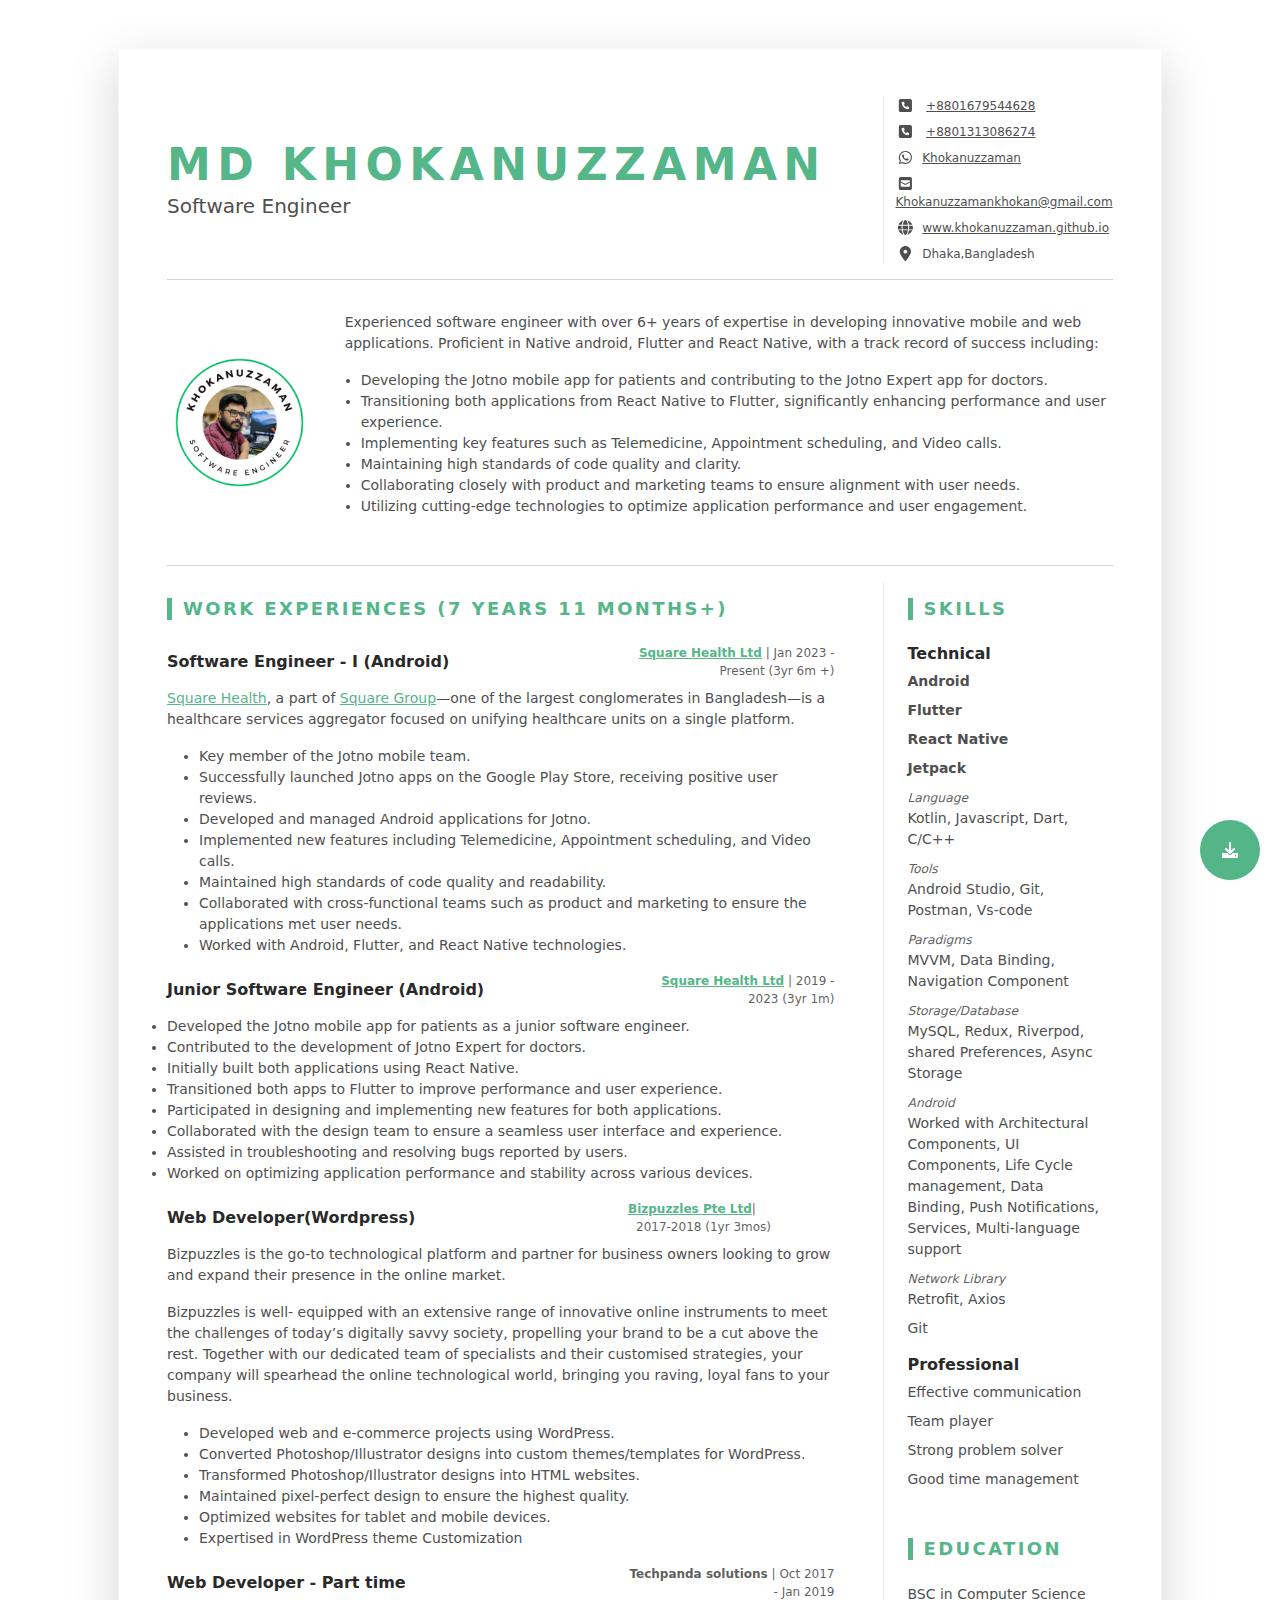
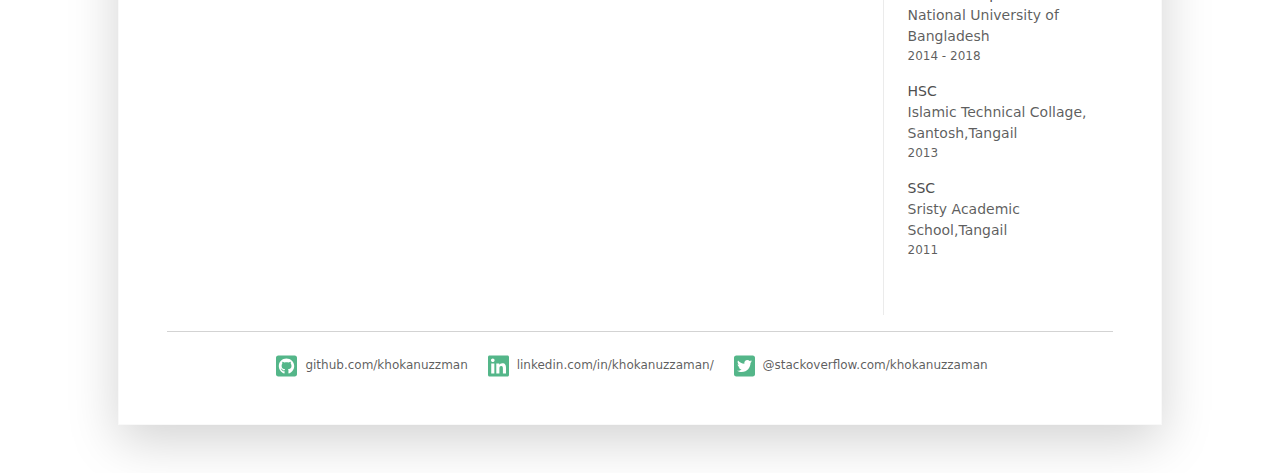
<file: index.html>
<!DOCTYPE html>
<html lang="en">

<head>
	<title>Resume of Md. Khokanuzzaman</title>

	<!-- Meta -->
	<meta charset="utf-8">
	<meta http-equiv="X-UA-Compatible" content="IE=edge">
	<meta name="viewport" content="width=device-width, initial-scale=1.0">
	<meta name="description"
		content="Flutter and React Native software engineer with expertise in crafting high-quality mobile applications.">
	<meta name="keywords" content="Flutter developer, React Native expert, mobile app engineer, telemedicine apps">
	<meta name="author" content="Md. Khokanuzzaman">
	<!-- Open Graph / Facebook / LinkedIn / etc. -->
	<meta property="og:type" content="website" />
	<meta property="og:url" content="https://khokanuzzman.github.io/" />
	<meta property="og:title" content="Resume of Md. Khokanuzzaman" />
	<meta property="og:description"
		content="Flutter and React Native software engineer with expertise in crafting high-quality mobile applications, specializing in telemedicine." />
	<meta property="og:image" content="https://khokanuzzman.github.io/assets/images/portfolio.png" />

	<!-- Twitter -->
	<meta property="twitter:card" content="summary_large_image" />
	<meta property="twitter:url" content="https://khokanuzzman.github.io" />
	<meta property="twitter:title" content="Resume of Md. Khokanuzzaman" />
	<meta property="twitter:description"
		content="Flutter and React Native software engineer with expertise in crafting high-quality mobile applications, specializing in telemedicine." />
	<meta property="twitter:image" content="https://khokanuzzman.github.io/assets/images/portfolio.png" />
	<link rel="shortcut icon" href="k.png">

	<!-- Google Fonts -->
	<link href="https://fonts.googleapis.com/css?family=Roboto:300,400,500,700,900" rel="stylesheet">

	<!-- FontAwesome JS-->
	<script defer src="assets/fontawesome/js/all.min.js"></script>

	<!-- Theme CSS -->
	<link id="theme-style" rel="stylesheet" href="assets/css/devresume.css">
	<script async src="https://pagead2.googlesyndication.com/pagead/js/adsbygoogle.js?client=ca-pub-1928074644821911"
		crossorigin="anonymous"></script>
	<style>
		@media (min-width: 991.98px) {

			/* Medium screens */
			.fs-md-4 {
				font-size: 1.5rem;
				letter-spacing: 1px;
				/* Same as fs-4 */
			}
		}

		@media (max-width: 768px) {
			.resume-header h2 {
				font-size: 1.6rem;
				letter-spacing: 0.2rem;
			}

			.resume-header ul li {
				font-size: 0.8rem;
			}
		}

		div#download-btn {
			position: fixed;
			bottom: 20px;
			right: 20px;
			background: #54B688;
			width: 60px;
			height: 60px;
			border-radius: 50px;
			display: flex;
			justify-content: center;
			align-items: center;
			cursor: pointer;
			transition: transform 0.3s ease, background 0.3s ease;
		}

		div#download-btn:hover {
			transform: scale(1.1);
			background: #3d8b68;
		}

		.col.text-start>p {
			padding-left: 1rem;
		}

		.resume-profile-image {
			max-width: 145px !important;
		}
	</style>
	<!-- Google tag (gtag.js) -->
	<script async src="https://www.googletagmanager.com/gtag/js?id=G-X2XDK1K5NB"></script>
	<script async src="https://pagead2.googlesyndication.com/pagead/js/adsbygoogle.js?client=ca-pub-1928074644821911"
		crossorigin="anonymous"></script>
	<script>
		window.dataLayer = window.dataLayer || [];
		function gtag() { dataLayer.push(arguments); }
		gtag('js', new Date());

		gtag('config', 'G-X2XDK1K5NB');
	</script>
	<!-- Google Tag Manager -->
	<script>(function (w, d, s, l, i) {
			w[l] = w[l] || []; w[l].push({
				'gtm.start':
					new Date().getTime(), event: 'gtm.js'
			}); var f = d.getElementsByTagName(s)[0],
				j = d.createElement(s), dl = l != 'dataLayer' ? '&l=' + l : ''; j.async = true; j.src =
					'https://www.googletagmanager.com/gtm.js?id=' + i + dl; f.parentNode.insertBefore(j, f);
		})(window, document, 'script', 'dataLayer', 'GTM-MLPB93F6');</script>
	<!-- End Google Tag Manager -->
</head>

<body>
	<!-- Google Tag Manager (noscript) -->
	<noscript><iframe src="https://www.googletagmanager.com/ns.html?id=GTM-MLPB93F6" height="0" width="0"
			style="display:none;visibility:hidden"></iframe></noscript>
	<!-- End Google Tag Manager (noscript) -->
	<div class="main-wrapper">
		<div class="container px-3 px-lg-5">
			<article class="resume-wrapper mx-auto theme-bg-light p-5 mb-5 my-5 shadow-lg">
				<div class="resume-header">
					<div class="row align-items-center">
						<div class="resume-title col-12 col-md-6 col-lg-8 col-xl-9">
							<h2 class="resume-name mb-0 text-uppercase">Md Khokanuzzaman</h2>
							<div class="resume-tagline mb-3 mb-md-0">Software Engineer</div>
						</div><!--//resume-title-->
						<div class="resume-contact col-12 col-md-6 col-lg-4 col-xl-3">
							<ul class="list-unstyled mb-0">
								<li class="mb-2"><i class="fas fa-phone-square fa-fw fa-lg me-2 "></i>
									<a class="resume-link" href="tel:01679544628">+8801679544628</a>
								</li>
								<li class="mb-2"><i class="fas fa-phone-square fa-fw fa-lg me-2 "></i>
									<a class="resume-link" href="tel:01313086274">+8801313086274</a>
								</li>
								<!-- add whatsapp profile -->
								<li class="mb-2"><i class="fab fa-whatsapp fa-fw fa-lg me-2"></i><a class="resume-link"
										href="https://wa.me/01313086274">Khokanuzzaman</a></li>
								<li class="mb-2"><i class="fas fa-envelope-square fa-fw fa-lg me-2"></i><a
										class="resume-link"
										href="mailto:Khokanuzzamankhokan@gmail.com">Khokanuzzamankhokan@gmail.com</a>
								</li>
								<li class="mb-2"><i class="fas fa-globe fa-fw fa-lg me-2"></i><a class="resume-link"
										href="#">www.khokanuzzaman.github.io</a></li>
								<li class="mb-0"><i class="fas fa-map-marker-alt fa-fw fa-lg me-2"></i>Dhaka,Bangladesh
								</li>
							</ul>
						</div><!--//resume-contact-->
					</div><!--//row-->
				</div><!--//resume-header-->
				<hr>
				<div class="resume-intro py-3">
					<div class="row align-items-center">
						<div class="col-12 col-md-3 col-xl-2 text-center">
							<img class="resume-profile-image mb-3 mb-md-0 me-md-5  ms-md-0 rounded mx-auto"
								src="assets/images/khokan-profile-pic.png" alt="image">
						</div>

						<div class="col text-start">
							<p>Experienced software engineer with over 6+ years of expertise in developing innovative
								mobile and web applications. Proficient in Native android, Flutter and React Native,
								with a track
								record of success including:</p>

							<ul>
								<li>Developing the Jotno mobile app for patients and contributing to the Jotno Expert
									app for doctors.</li>
								<li>Transitioning both applications from React Native to Flutter, significantly
									enhancing performance and user experience.</li>
								<li>Implementing key features such as Telemedicine, Appointment scheduling, and Video
									calls.</li>
								<li>Maintaining high standards of code quality and clarity.</li>
								<li>Collaborating closely with product and marketing teams to ensure alignment with user
									needs.</li>
								<li>Utilizing cutting-edge technologies to optimize application performance and user
									engagement.</li>
							</ul>

						</div><!--//col-->
					</div>
				</div><!--//resume-intro-->
				<hr>
				<div class="resume-body">
					<div class="row">
						<div class="resume-main col-12 col-lg-8 col-xl-9   pe-0   pe-lg-5">
							<section class="work-section py-3">
								<h3 class="text-uppercase resume-section-heading mb-4">
									Work Experiences (<span id="experience-duration"></span>)
								</h3>
								<script>
									document.getElementById('experience-duration').innerText = calculateExperience('2018-08-15');

									function calculateExperience(startDate) {
										const start = new Date(startDate);
										const now = new Date();
										let years = now.getFullYear() - start.getFullYear();
										let months = now.getMonth() - start.getMonth();
										if (months < 0) {
											years--;
											months += 12;
										}
										return `${years} years ${months} months+`;
									}
								</script>
								</h3>
								<div class="item mb-3">
									<div class="item-heading row align-items-center mb-2">
										<h4 class="item-title col-12 col-md-6 col-lg-8 mb-2 mb-md-0">Software Engineer -
											I (Android)
										</h4>
										<div
											class="item-meta col-12 col-md-6 col-lg-4 text-muted text-start text-md-end">
											<b><a href="https://squarehealth.com.bd/">Square Health Ltd</a></b> | Jan
											2023 - Present
											(<span id="experience-duration-square-health"></span>)
											<script>
												document.getElementById('experience-duration-square-health').innerText = calculateExperience('2023-01-01');

												function calculateExperience(startDate) {
													const start = new Date(startDate);
													const now = new Date();
													let years = now.getFullYear() - start.getFullYear();
													let months = now.getMonth() - start.getMonth();
													if (months < 0) {
														years--;
														months += 12;
													}
													return `${years}yr ${months}m +`;
												}
											</script>
										</div>

									</div>
									<div class="item-content">
										<p><a target="_blank" href="https://squarehealth.com.bd/">Square Health</a>, a
											part of <a target="_blank" href="https://squaregroup.com/">Square
												Group</a>—one of the largest conglomerates in
											Bangladesh—is a healthcare services aggregator focused on unifying
											healthcare units on a single platform.</p>

										<ul class="resume-list">
											<li>Key member of the Jotno mobile team.</li>
											<li>Successfully launched Jotno apps on the Google Play Store, receiving
												positive user reviews.</li>
											<li>Developed and managed Android applications for Jotno.</li>
											<li>Implemented new features including Telemedicine, Appointment scheduling,
												and Video calls.</li>
											<li>Maintained high standards of code quality and readability.</li>
											<li>Collaborated with cross-functional teams such as product and marketing
												to ensure the applications met user needs.</li>
											<li>Worked with Android, Flutter, and React Native technologies.</li>
										</ul>

									</div>
								</div><!--//item-->
								<div class="item mb-3">
									<div class="item-heading row align-items-center mb-2">
										<h4 class="item-title col-12 col-md-6 col-lg-8 mb-2 mb-md-0">Junior Software
											Engineer (Android)</h4>
										<div
											class="item-meta col-12 col-md-6 col-lg-4 text-muted text-start text-md-end">
											<b><a href="https://squarehealth.com.bd/">Square Health Ltd</a></b> | 2019 -
											2023 (3yr 1m)
										</div>

									</div>
									<div class="item-content">
										<li>Developed the Jotno mobile app for patients as a junior software engineer.
										</li>
										<li>Contributed to the development of Jotno Expert for doctors.</li>
										<li>Initially built both applications using React Native.</li>
										<li>Transitioned both apps to Flutter to improve performance and user
											experience.</li>
										<li>Participated in designing and implementing new features for both
											applications.</li>
										<li>Collaborated with the design team to ensure a seamless user interface and
											experience.</li>
										<li>Assisted in troubleshooting and resolving bugs reported by users.</li>
										<li>Worked on optimizing application performance and stability across various
											devices.</li>
										</ul>
									</div>
								</div><!--//item-->
								<div class="item mb-3">
									<div class="item-heading row align-items-center mb-2">
										<h4 class="item-title col-12 col-md-6 col-lg-8 mb-2 mb-md-0">Web
											Developer(Wordpress)</h4>
										<div
											class="item-meta col-12 col-md-6 col-lg-4 text-muted text-start text-md-end d-flex flex-wrap">
											<b><a href="https://www.bizpuzzles.com">Bizpuzzles Pte Ltd</a></b> |
											<span class="ms-2">2017-2018 (1yr 3mos)</span>
										</div>
									</div>
									<div class="item-content">
										<p>Bizpuzzles is the go-to technological platform and partner for business
											owners looking to grow and expand their presence in the online market.

										</p>
										<p>Bizpuzzles is well- equipped with an extensive range of innovative online
											instruments to meet the challenges of today’s digitally savvy society,
											propelling your brand to be a cut above the rest. Together with our
											dedicated team of specialists and their customised strategies, your company
											will spearhead the online technological world, bringing you raving, loyal
											fans to your business.</p>
										<ul class="resume-list">
											<li>Developed web and e-commerce projects using WordPress.</li>
											<li>Converted Photoshop/Illustrator designs into custom themes/templates for
												WordPress.</li>
											<li>Transformed Photoshop/Illustrator designs into HTML websites.</li>
											<li>Maintained pixel-perfect design to ensure the highest quality.</li>
											<li>Optimized websites for tablet and mobile devices.</li>
											<li>Expertised in WordPress theme Customization </li>
										</ul>

									</div>
								</div><!--//item-->
								<div class="item mb-3">
									<div class="item-heading row align-items-center mb-2">
										<h4 class="item-title col-12 col-md-6 col-lg-8 mb-2 mb-md-0">Web Developer -
											Part time</h4>
										<div
											class="item-meta col-12 col-md-6 col-lg-4 text-muted text-start text-md-end">
											<b>Techpanda solutions</b> | Oct 2017 - Jan 2019
										</div>

									</div>
								</div><!--//item-->
							</section><!--//work-section-->
						</div>
						<aside class="resume-aside col-12 col-lg-4 col-xl-3 px-lg-4 pb-lg-4">
							<section class="skills-section py-3">
								<h3 class="text-uppercase resume-section-heading mb-4">Skills</h3>
								<div class="item">
									<h4 class="item-title">Technical</h4>
									<ul class="list-unstyled resume-skills-list">
										<li class="mb-2"><b>Android</b></li>
										<li class="mb-2"><b>Flutter</b></li>
										<li class="mb-2"><b>React Native</b></li>
										<li class="mb-2"><b>Jetpack</b></li>
										<small class="text-muted"><i>Language</i></small>
										<li class="mb-2">Kotlin, Javascript, Dart, C/C++</li>
										<small class="text-muted"><i>Tools</i></small>
										<li class="mb-2">Android Studio, Git, Postman, Vs-code</li>
										<small class="text-muted"><i>Paradigms</i></small>
										<li class="mb-2">MVVM, Data Binding, Navigation
											Component</li>
										<small class="text-muted"><i>Storage/Database</i></small>
										<li class="mb-2">MySQL, Redux, Riverpod, shared Preferences, Async Storage</li>
										<small class="text-muted"><i>Android</i></small>
										<li class="mb-2">Worked with Architectural Components, UI Components, Life Cycle
											management, Data Binding, Push Notifications, Services, Multi-language
											support </li>
										<small class="text-muted"><i>Network Library</i></small>
										<li class="mb-2">Retrofit, Axios </li>
										<li>Git</li>
									</ul>
								</div><!--//item-->
								<div class="item">
									<h4 class="item-title">Professional</h4>
									<ul class="list-unstyled resume-skills-list">
										<li class="mb-2">Effective communication</li>
										<li class="mb-2">Team player
										<li>
										<li class="mb-2">Strong problem solver</li>
										<li>Good time management</li>
									</ul>
								</div><!--//item-->
							</section><!--//skills-section-->
							<section class="education-section py-3">
								<h3 class="text-uppercase resume-section-heading mb-4">Education</h3>
								<ul class="list-unstyled resume-education-list">
									<li class="mb-3">
										<div class="resume-degree font-weight-bold">BSC in Computer Science</div>
										<div class="resume-degree-org text-muted">National University of Bangladesh
										</div>
										<div class="resume-degree-time text-muted">2014 - 2018</div>
									</li>
									<li class="mb-3">
										<div class="resume-degree font-weight-bold">HSC</div>
										<div class="resume-degree-org text-muted">Islamic Technical Collage,
											Santosh,Tangail</div>
										<div class="resume-degree-time text-muted">2013</div>
									</li>
									<li>
										<div class="resume-degree font-weight-bold">SSC</div>
										<div class="resume-degree-org text-muted">Sristy Academic School,Tangail</div>
										<div class="resume-degree-time text-muted">2011</div>
									</li>
								</ul>
							</section>
						</aside><!--//resume-aside-->
					</div><!--//row-->
				</div><!--//resume-body-->
				<hr>
				<div class="resume-footer text-center">
					<ul class="resume-social-list list-inline mx-auto mb-0 d-inline-block text-muted">
						<li class="list-inline-item mb-lg-0 me-3"><a class="https://github.com/khokanuzzman"
								href="https://github.com/khokanuzzman" target="_blank"><i
									class="fab fa-github-square fa-2x me-2" data-fa-transform="down-4"></i><span
									class="d-none d-lg-inline-block text-muted">github.com/khokanuzzman</span></a></li>
						<li class="list-inline-item mb-lg-0 me-3"><a class="https://www.linkedin.com/in/khokanuzzaman/"
								href="https://www.linkedin.com/in/khokanuzzaman/" target="_blank"><i
									class="fab fa-linkedin fa-2x me-2" data-fa-transform="down-4"></i><span
									class="d-none d-lg-inline-block text-muted">linkedin.com/in/khokanuzzaman/</span></a>
						</li>
						<li class="list-inline-item mb-lg-0 me-lg-3"><a
								class="https://stackoverflow.com/users/7706591/khokanuzzaman-khokan"
								href="https://stackoverflow.com/users/7706591/khokanuzzaman-khokan" target="_blank"><i
									class="fab fa-twitter-square fa-2x me-2" data-fa-transform="down-4"></i><span
									class="d-none d-lg-inline-block text-muted">@stackoverflow.com/khokanuzzaman</span></a>
						</li>
					</ul>
				</div><!--//resume-footer-->
			</article>

		</div><!--//container-->

		<!-- Floating Download CV Button -->
		<div class="download-btn" id="download-btn">
			<i style="color: white;" class="fas fa-download font-size-xl"></i>
		</div>

	</div><!--//main-wrapper-->

	<script>
		document.getElementById('download-btn').addEventListener('click', function () {
			window.location.href = './assets/doc/Resume_khokan.pdf'; // Replace with your CV file path
		});
	</script>
</body>


</html>
</file>
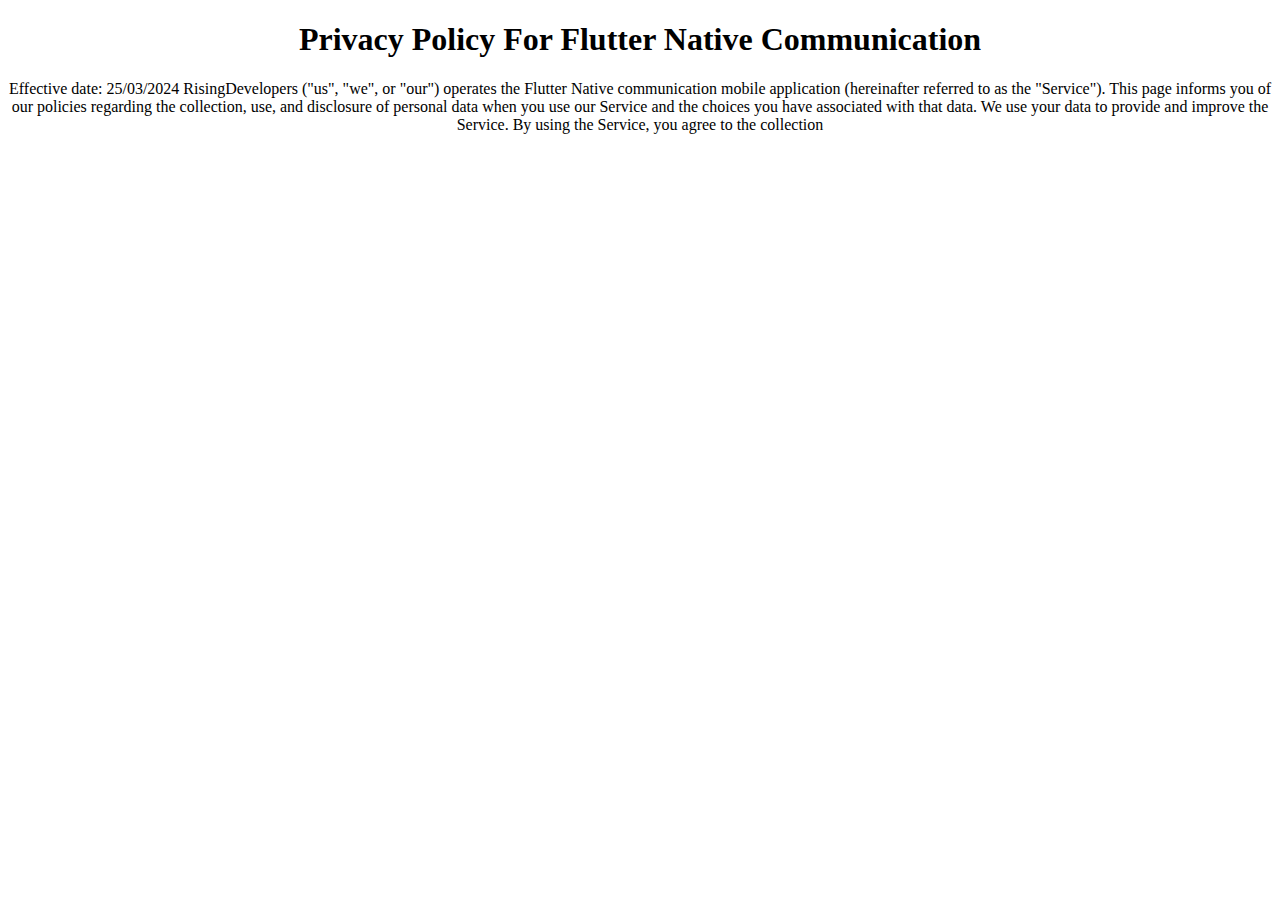
<file: privacy-poilicy.html>
<!DOCTYPE html>
<html lang="en">
<head>
    <meta charset="UTF-8">
    <meta name="viewport" content="width=device-width, initial-scale=1.0">
    <title>Document</title>
    <style>
       p{
            text-align: center;
        }
        h1{
            text-align: center;
            text-transform: capitalize;
        }
    </style>
</head>
<body>
    <h1>Privacy Policy for Flutter native communication</h1>
    <p>
        Effective date: 25/03/2024

        RisingDevelopers ("us", "we", or "our") operates the Flutter Native communication mobile application (hereinafter referred to as the "Service").

        This page informs you of our policies regarding the collection, use, and disclosure of personal data when you use our Service and the choices you have associated with that data.

        We use your data to provide and improve the Service. By using the Service, you agree to the collection
    </p>
</body>
</html>
</file>
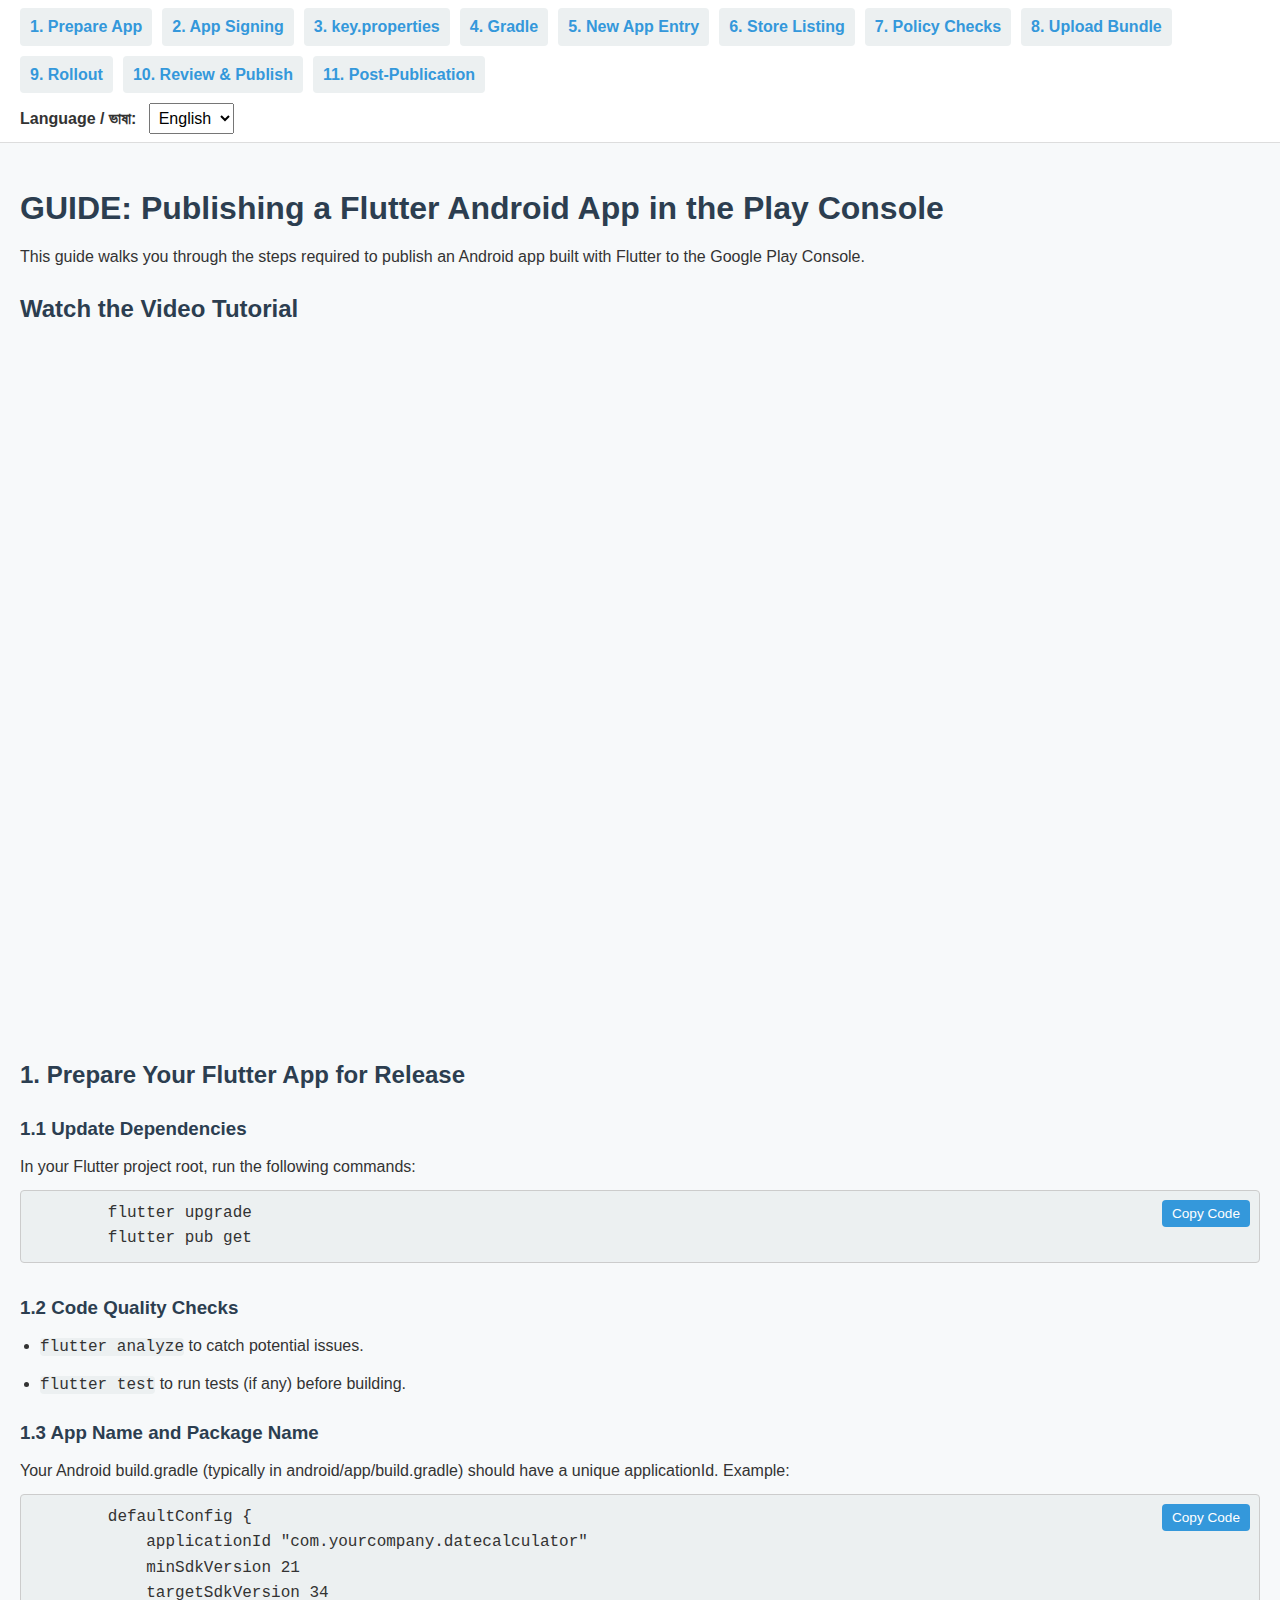
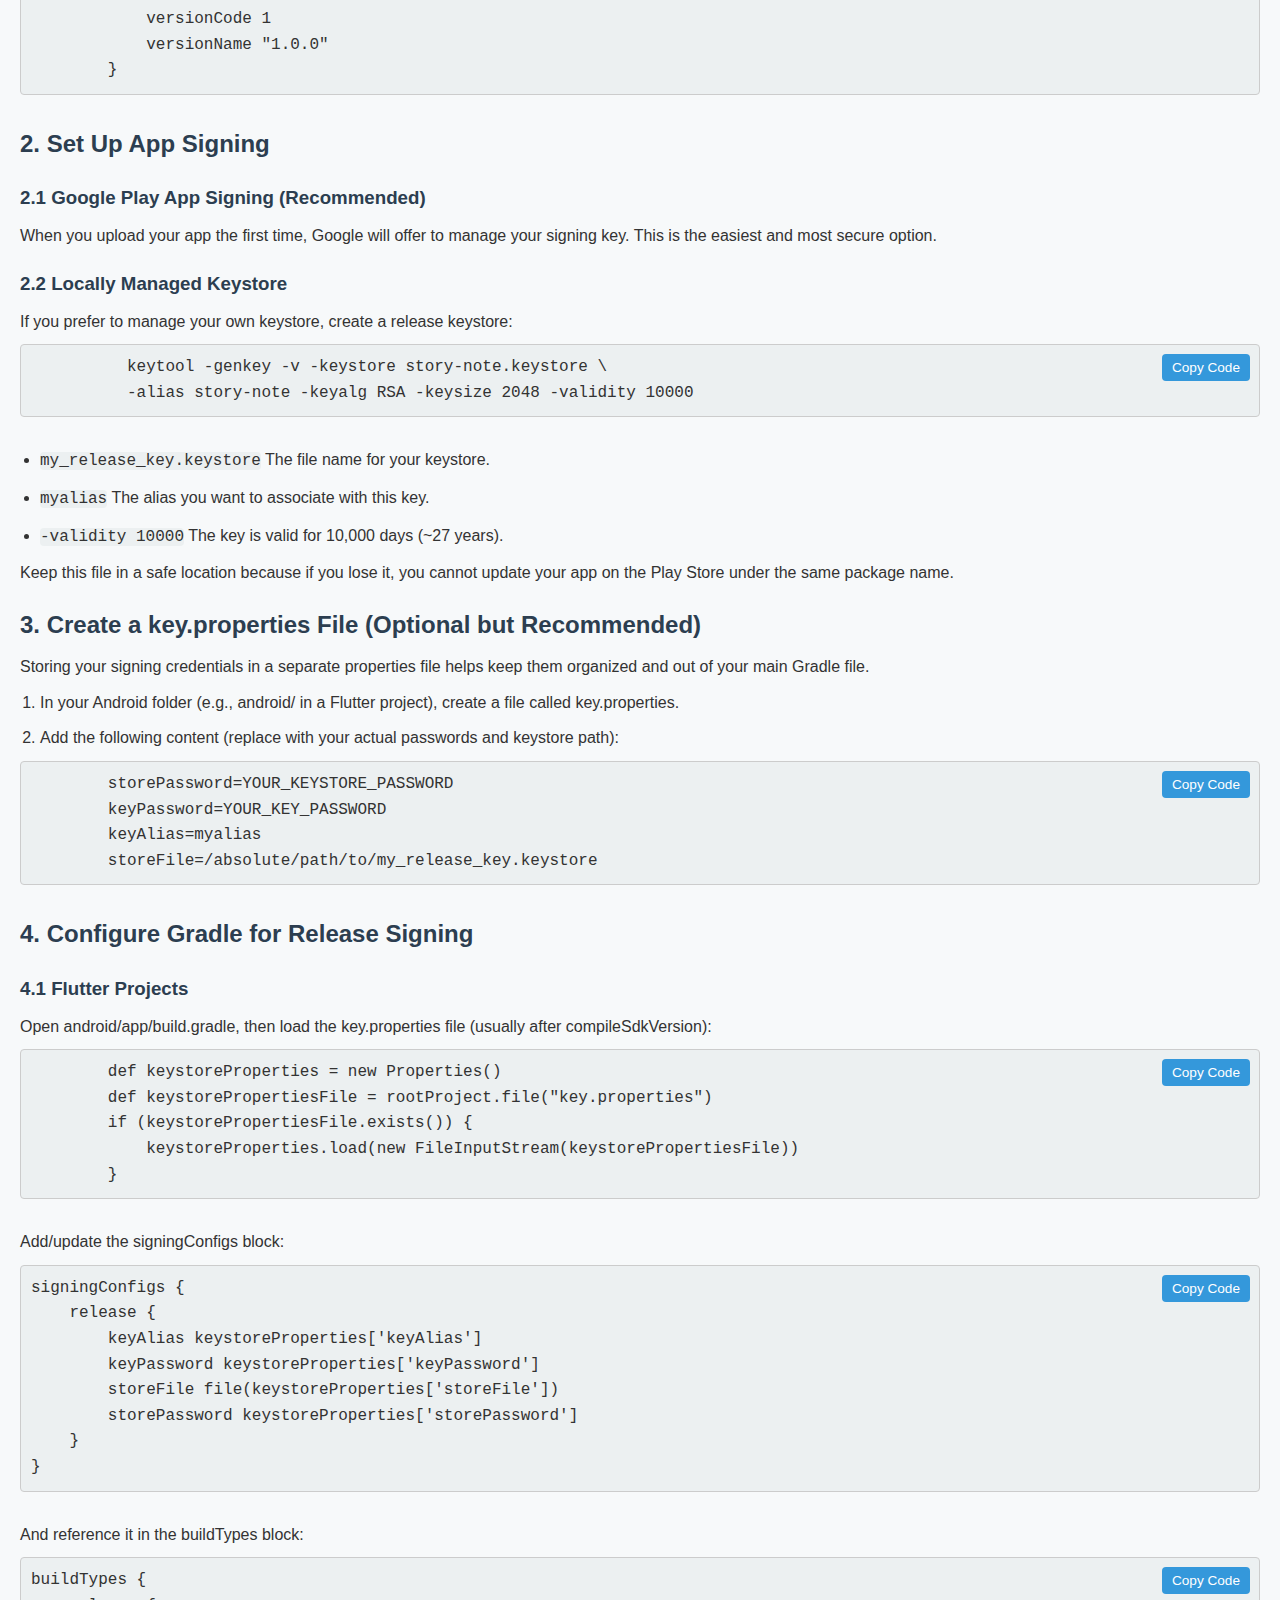
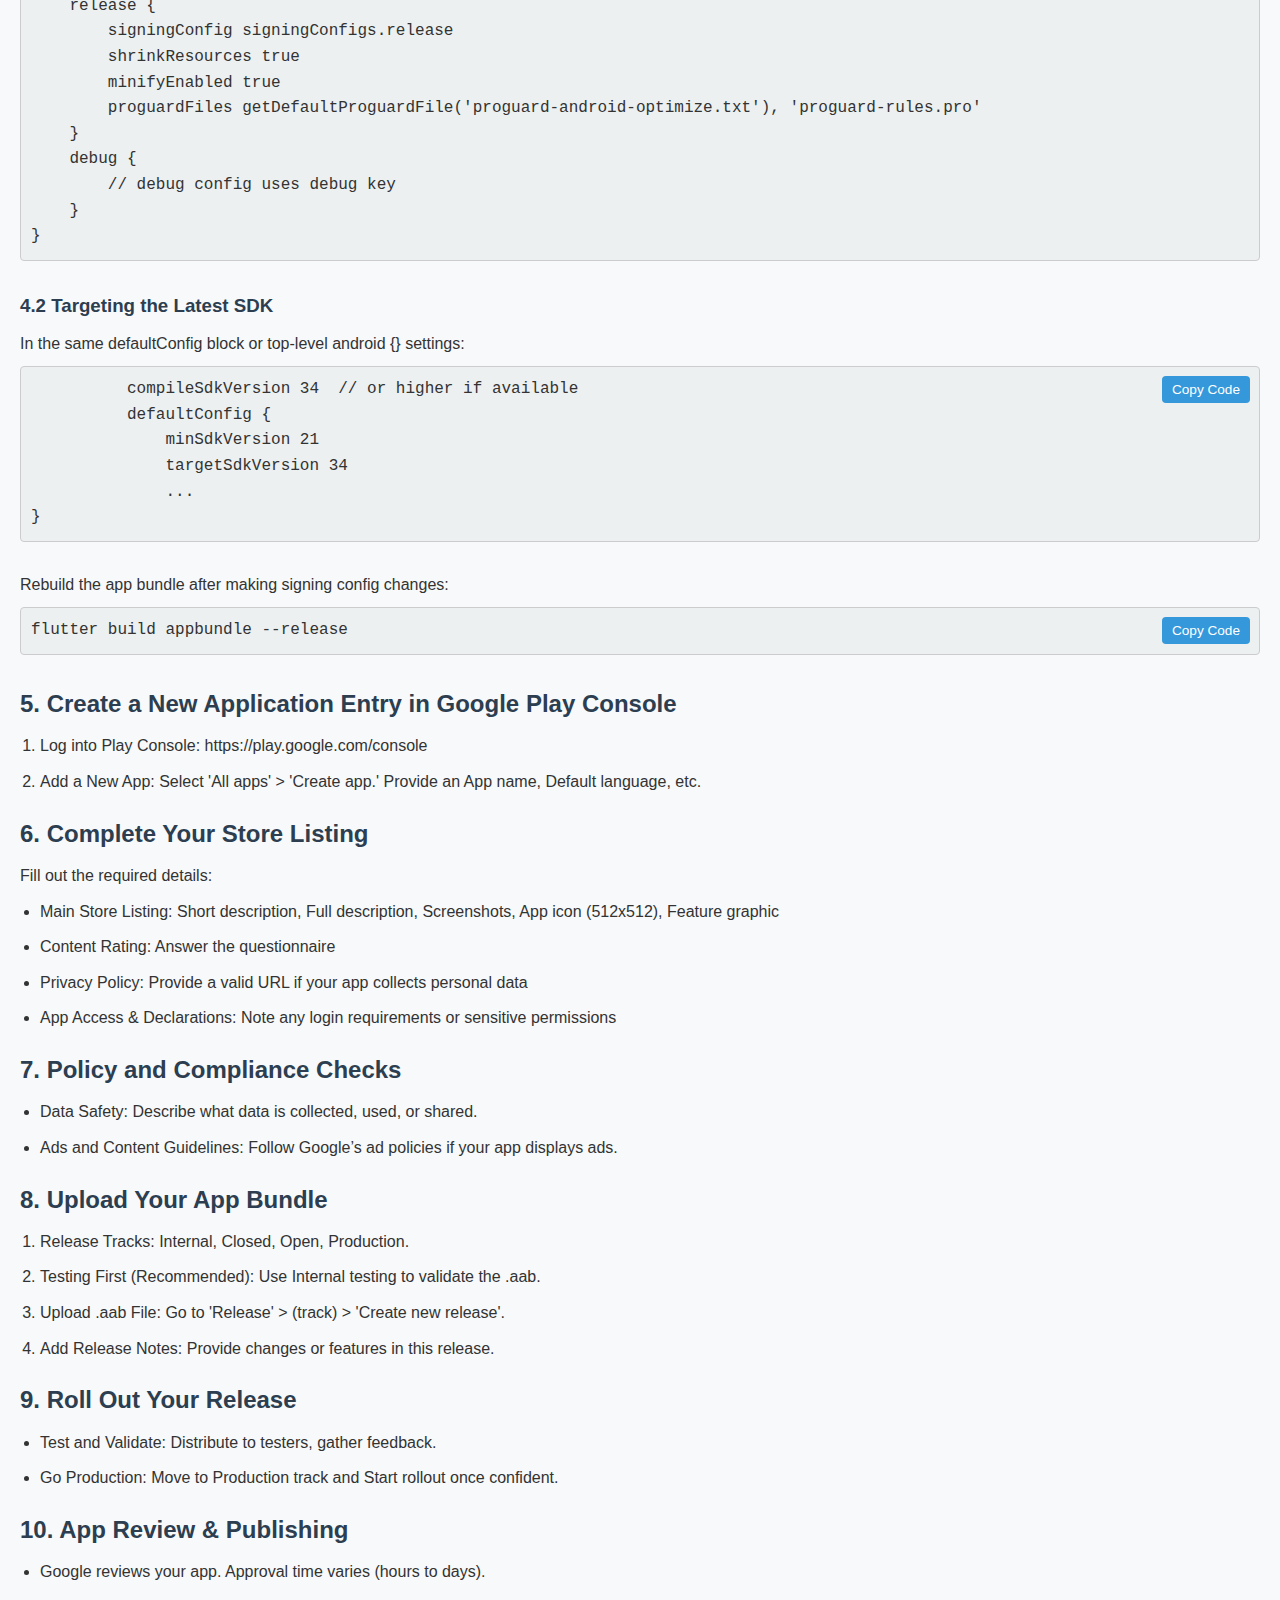
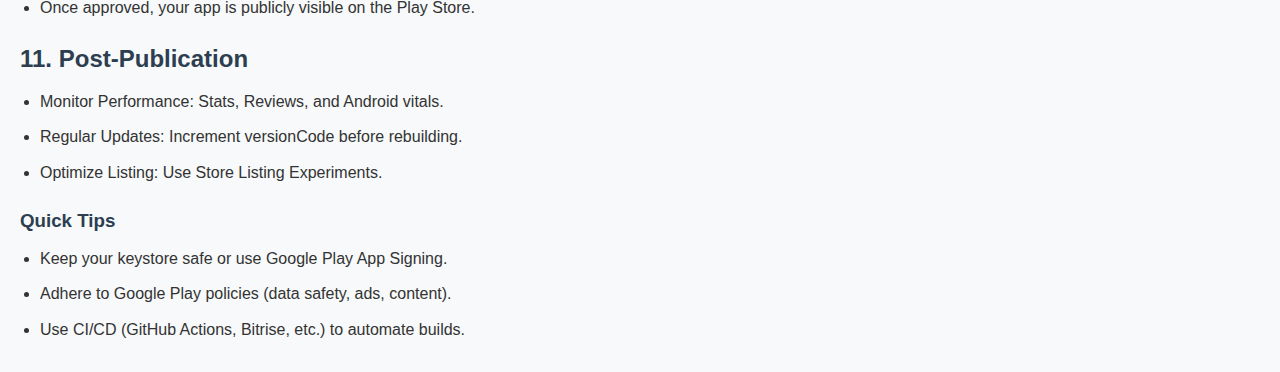
<file: documents/publish-android-app.html>
<!DOCTYPE html>
<html lang="en">

<head>
  <meta charset="UTF-8" />
  <title>Flutter Publish Guide (English & Bengali) with YouTube Video</title>
  <meta name="description"
    content="A comprehensive, step-by-step guide on publishing your Flutter Android app to the Google Play Store. Learn about keystore creation, release builds (APK/AAB), and setting up your Play Console listing." />
  <meta name="keywords"
    content="Flutter, Android, Google Play Store, Play Console, app publishing, keystore, APK, AAB, app development" />
  <meta name="author" content="Your Name or Company" />
  <meta name="viewport" content="width=device-width, initial-scale=1.0" />

  <!-- Open Graph / Facebook -->
  <meta property="og:type" content="article" />
  <meta property="og:title" content="How to Publish Your Flutter Android App - Complete Guide" />
  <meta property="og:description"
    content="A detailed tutorial on preparing and publishing your Flutter Android app to the Google Play Store—from project setup to final release." />
  <meta property="og:url" content="https://khokanuzzman.github.io/documents/publish-android-app.html" />
  <meta property="og:image" content="https://khokanuzzman.github.io/assets/images/flutter-publish-guide.png" />

  <!-- Twitter -->
  <meta name="twitter:card" content="summary_large_image" />
  <meta property="twitter:title" content="How to Publish Your Flutter Android App - Complete Guide" />
  <meta property="twitter:description"
    content="A comprehensive, step-by-step tutorial on building and releasing your Flutter Android app to the Google Play Store." />
  <meta property="twitter:image" content="https://khokanuzzman.github.io/assets/images/flutter-publish-guide.png" />
  <style>
    /* Basic Reset */
    * {
      margin: 0;
      padding: 0;
      box-sizing: border-box;
    }

    body {
      font-family: Arial, sans-serif;
      line-height: 1.6;
      background: #f7f9fa;
      color: #333;
    }

    h1,
    h2,
    h3,
    h4 {
      margin-top: 20px;
      margin-bottom: 10px;
      color: #2c3e50;
    }

    p,
    li {
      margin-bottom: 10px;
    }

    code,
    pre {
      font-family: "Courier New", Courier, monospace;
      background: #ecf0f1;
      border-radius: 4px;
    }

    pre {
      padding: 10px;
      overflow-x: auto;
      margin-bottom: 20px;
      border: 1px solid #ccc;
    }

    .code-container {
      position: relative;
      margin-bottom: 30px;
    }

    .copy-btn {
      position: absolute;
      top: 10px;
      right: 10px;
      background: #3498db;
      color: #fff;
      border: none;
      padding: 6px 10px;
      cursor: pointer;
      border-radius: 4px;
      font-size: 0.85em;
    }

    .copy-btn:hover {
      background: #2980b9;
    }

    ul,
    ol {
      margin-left: 20px;
    }

    /* Sticky Top Bar Container */
    .top-bar {
      position: sticky;
      top: 0;
      z-index: 999;
      /* ensure it stays on top */
      background: #fff;
      border-bottom: 1px solid #ddd;
      padding: 8px 20px;
      display: flex;
      flex-wrap: wrap;
      /* so items can wrap on smaller screens */
      align-items: center;
      gap: 10px;
    }

    /* Nav Menu */
    .nav-menu {
      display: flex;
      flex-wrap: wrap;
      gap: 10px;
    }

    .nav-menu a {
      text-decoration: none;
      color: #3498db;
      background: #ecf0f1;
      padding: 6px 10px;
      border-radius: 4px;
      font-weight: bold;
    }

    .nav-menu a:hover {
      background: #dce2e4;
    }

    /* Language Select */
    .lang-switcher label {
      font-weight: bold;
      margin-right: 8px;
    }

    .lang-switcher select {
      padding: 5px;
      font-size: 1em;
    }

    /* Main Content Container */
    .content {
      padding: 20px;
    }

    /* Responsive YouTube Video Embed */
    .video-container {
      position: relative;
      padding-bottom: 56.25%;
      /* 16:9 ratio */
      height: 0;
      overflow: hidden;
      margin-bottom: 20px;
    }

    .video-container iframe {
      position: absolute;
      top: 0;
      left: 0;
      width: 100%;
      height: 100%;
    }
  </style>
</head>

<body>
  <!-- Sticky Top Bar -->
  <div class="top-bar">
    <!-- Navigation Menu -->
    <div class="nav-menu">
      <!-- Each link scrolls to the corresponding section. 
           data-i18n keys for nav items are in the translations object below. -->
      <a href="#section1" data-i18n="navSection1"></a>
      <a href="#section2" data-i18n="navSection2"></a>
      <a href="#section3" data-i18n="navSection3"></a>
      <a href="#section4" data-i18n="navSection4"></a>
      <a href="#section5" data-i18n="navSection5"></a>
      <a href="#section6" data-i18n="navSection6"></a>
      <a href="#section7" data-i18n="navSection7"></a>
      <a href="#section8" data-i18n="navSection8"></a>
      <a href="#section9" data-i18n="navSection9"></a>
      <a href="#section10" data-i18n="navSection10"></a>
      <a href="#section11" data-i18n="navSection11"></a>
    </div>

    <!-- Language Switcher -->
    <div class="lang-switcher">
      <label for="languageSelect">Language / ভাষা: </label>
      <select id="languageSelect" onchange="setLanguage(this.value)">
        <option value="en">English</option>
        <option value="bn">বাংলা</option>
      </select>
    </div>
  </div>

  <!-- Main Content -->
  <div class="content">
    <!-- Main Heading -->
    <h1 data-i18n="mainHeading"></h1>
    <p data-i18n="introParagraph"></p>

    <!-- Embedded YouTube Video -->
    <h2 data-i18n="videoHeading"></h2>
    <div class="video-container">
      <!-- Replace "YOUR_VIDEO_ID" with the actual YouTube video ID -->
      <iframe width="560" height="315" src="https://www.youtube.com/embed/66XLsnAHbRw?si=4wbhknyUYOCJ-Gww"
        title="YouTube video player" frameborder="0"
        allow="accelerometer; autoplay; clipboard-write; encrypted-media; gyroscope; picture-in-picture; web-share"
        referrerpolicy="strict-origin-when-cross-origin" allowfullscreen>
      </iframe>
    </div>

    <!-- 1. Prepare Your Flutter App for Release -->
    <h2 id="section1" data-i18n="section1Heading"></h2>

    <h3 data-i18n="section1_1Subheading"></h3>
    <p data-i18n="section1_1Text"></p>
    <div class="code-container">
      <button class="copy-btn" onclick="copyCode('code-upgrade')">
        Copy Code
      </button>
      <pre id="code-upgrade">
        flutter upgrade
        flutter pub get</pre>
    </div>

    <h3 data-i18n="section1_2Subheading"></h3>
    <ul>
      <li>
        <code>flutter analyze</code> <span data-i18n="section1_2Text1"></span>
      </li>
      <li>
        <code>flutter test</code> <span data-i18n="section1_2Text2"></span>
      </li>
    </ul>

    <h3 data-i18n="section1_3Subheading"></h3>
    <p data-i18n="section1_3Text"></p>

    <div class="code-container">
      <button class="copy-btn" onclick="copyCode('code-build-gradle')">
        Copy Code
      </button>
      <pre id="code-build-gradle">
        defaultConfig {
            applicationId "com.yourcompany.datecalculator"
            minSdkVersion 21
            targetSdkVersion 34
            versionCode 1
            versionName "1.0.0"
        }</pre>
    </div>

    <!-- 2. Set Up App Signing -->
    <h2 id="section2" data-i18n="section2Heading"></h2>

    <h3 data-i18n="section2_1Subheading"></h3>
    <p data-i18n="section2_1Text"></p>

    <h3 data-i18n="section2_2Subheading"></h3>
    <p data-i18n="section2_2Text"></p>

    <div class="code-container">
      <button class="copy-btn" onclick="copyCode('code-keytool')">
        Copy Code
      </button>
      <pre id="code-keytool">
          keytool -genkey -v -keystore story-note.keystore \
          -alias story-note -keyalg RSA -keysize 2048 -validity 10000</pre>
    </div>

    <ul>
      <li>
        <code>my_release_key.keystore</code>
        <span data-i18n="section2_2Bullet1"></span>
      </li>
      <li>
        <code>myalias</code> <span data-i18n="section2_2Bullet2"></span>
      </li>
      <li>
        <code>-validity 10000</code>
        <span data-i18n="section2_2Bullet3"></span>
      </li>
    </ul>
    <p data-i18n="section2_2Note"></p>

    <!-- 3. Create a key.properties File -->
    <h2 id="section3" data-i18n="section3Heading"></h2>
    <p data-i18n="section3Text"></p>
    <ol>
      <li data-i18n="section3List1"></li>
      <li data-i18n="section3List2"></li>
    </ol>
    <div class="code-container">
      <button class="copy-btn" onclick="copyCode('code-key-properties')">
        Copy Code
      </button>
      <pre id="code-key-properties">
        storePassword=YOUR_KEYSTORE_PASSWORD
        keyPassword=YOUR_KEY_PASSWORD
        keyAlias=myalias
        storeFile=/absolute/path/to/my_release_key.keystore</pre>
    </div>

    <!-- 4. Configure Gradle for Release Signing -->
    <h2 id="section4" data-i18n="section4Heading"></h2>
    <h3 data-i18n="section4_1Subheading"></h3>
    <p data-i18n="section4_1Text"></p>
    <div class="code-container">
      <button class="copy-btn" onclick="copyCode('code-load-properties')">
        Copy Code
      </button>
      <pre id="code-load-properties">
        def keystoreProperties = new Properties()
        def keystorePropertiesFile = rootProject.file("key.properties")
        if (keystorePropertiesFile.exists()) {
            keystoreProperties.load(new FileInputStream(keystorePropertiesFile))
        }</pre>
    </div>

    <p data-i18n="section4_1Text2"></p>
    <div class="code-container">
      <button class="copy-btn" onclick="copyCode('code-signingConfigs')">
        Copy Code
      </button>
      <pre id="code-signingConfigs">
signingConfigs {
    release {
        keyAlias keystoreProperties['keyAlias']
        keyPassword keystoreProperties['keyPassword']
        storeFile file(keystoreProperties['storeFile'])
        storePassword keystoreProperties['storePassword']
    }
}</pre>
    </div>

    <p data-i18n="section4_1Text3"></p>
    <div class="code-container">
      <button class="copy-btn" onclick="copyCode('code-buildTypes')">
        Copy Code
      </button>
      <pre id="code-buildTypes">
buildTypes {
    release {
        signingConfig signingConfigs.release
        shrinkResources true
        minifyEnabled true
        proguardFiles getDefaultProguardFile('proguard-android-optimize.txt'), 'proguard-rules.pro'
    }
    debug {
        // debug config uses debug key
    }
}</pre>
    </div>

    <h3 data-i18n="section4_2Subheading"></h3>
    <p data-i18n="section4_2Text"></p>

    <div class="code-container">
      <button class="copy-btn" onclick="copyCode('code-compileSdk')">
        Copy Code
      </button>
      <pre id="code-compileSdk">
          compileSdkVersion 34  // or higher if available
          defaultConfig {
              minSdkVersion 21
              targetSdkVersion 34
              ...
}</pre>
    </div>

    <p data-i18n="section4_2Text2"></p>
    <div class="code-container">
      <button class="copy-btn" onclick="copyCode('code-flutter-build')">
        Copy Code
      </button>
      <pre id="code-flutter-build">flutter build appbundle --release</pre>
    </div>

    <!-- 5. Create a New Application Entry in Google Play Console -->
    <h2 id="section5" data-i18n="section5Heading"></h2>
    <ol>
      <li data-i18n="section5List1"></li>
      <li data-i18n="section5List2"></li>
    </ol>

    <!-- 6. Complete Your Store Listing -->
    <h2 id="section6" data-i18n="section6Heading"></h2>
    <p data-i18n="section6Text"></p>
    <ul>
      <li data-i18n="section6List1"></li>
      <li data-i18n="section6List2"></li>
      <li data-i18n="section6List3"></li>
      <li data-i18n="section6List4"></li>
    </ul>

    <!-- 7. Policy and Compliance Checks -->
    <h2 id="section7" data-i18n="section7Heading"></h2>
    <ul>
      <li data-i18n="section7List1"></li>
      <li data-i18n="section7List2"></li>
    </ul>

    <!-- 8. Upload Your App Bundle -->
    <h2 id="section8" data-i18n="section8Heading"></h2>
    <ol>
      <li data-i18n="section8List1"></li>
      <li data-i18n="section8List2"></li>
      <li data-i18n="section8List3"></li>
      <li data-i18n="section8List4"></li>
    </ol>

    <!-- 9. Roll Out Your Release -->
    <h2 id="section9" data-i18n="section9Heading"></h2>
    <ul>
      <li data-i18n="section9List1"></li>
      <li data-i18n="section9List2"></li>
    </ul>

    <!-- 10. App Review & Publishing -->
    <h2 id="section10" data-i18n="section10Heading"></h2>
    <ul>
      <li data-i18n="section10List1"></li>
      <li data-i18n="section10List2"></li>
    </ul>

    <!-- 11. Post-Publication -->
    <h2 id="section11" data-i18n="section11Heading"></h2>
    <ul>
      <li data-i18n="section11List1"></li>
      <li data-i18n="section11List2"></li>
      <li data-i18n="section11List3"></li>
    </ul>

    <h3 data-i18n="quickTipsHeading"></h3>
    <ul>
      <li data-i18n="quickTipsList1"></li>
      <li data-i18n="quickTipsList2"></li>
      <li data-i18n="quickTipsList3"></li>
    </ul>
  </div>
  <!-- /.content -->

  <script>
    // --- TRANSLATIONS OBJECT ---
    // Added "videoHeading" for YouTube embed heading.
    const translations = {
      en: {
        // Navigation Labels
        navSection1: "1. Prepare App",
        navSection2: "2. App Signing",
        navSection3: "3. key.properties",
        navSection4: "4. Gradle",
        navSection5: "5. New App Entry",
        navSection6: "6. Store Listing",
        navSection7: "7. Policy Checks",
        navSection8: "8. Upload Bundle",
        navSection9: "9. Rollout",
        navSection10: "10. Review & Publish",
        navSection11: "11. Post-Publication",

        // Video Heading
        videoHeading: "Watch the Video Tutorial",

        // Main headings, etc.
        mainHeading:
          "GUIDE: Publishing a Flutter Android App in the Play Console",
        introParagraph:
          "This guide walks you through the steps required to publish an Android app built with Flutter to the Google Play Console.",

        section1Heading: "1. Prepare Your Flutter App for Release",
        section1_1Subheading: "1.1 Update Dependencies",
        section1_1Text:
          "In your Flutter project root, run the following commands:",
        section1_2Subheading: "1.2 Code Quality Checks",
        section1_2Text1: "to catch potential issues.",
        section1_2Text2: "to run tests (if any) before building.",
        section1_3Subheading: "1.3 App Name and Package Name",
        section1_3Text:
          "Your Android build.gradle (typically in android/app/build.gradle) should have a unique applicationId. Example:",

        section2Heading: "2. Set Up App Signing",
        section2_1Subheading: "2.1 Google Play App Signing (Recommended)",
        section2_1Text:
          "When you upload your app the first time, Google will offer to manage your signing key. This is the easiest and most secure option.",
        section2_2Subheading: "2.2 Locally Managed Keystore",
        section2_2Text:
          "If you prefer to manage your own keystore, create a release keystore:",
        section2_2Bullet1: "The file name for your keystore.",
        section2_2Bullet2: "The alias you want to associate with this key.",
        section2_2Bullet3: "The key is valid for 10,000 days (~27 years).",
        section2_2Note:
          "Keep this file in a safe location because if you lose it, you cannot update your app on the Play Store under the same package name.",

        section3Heading:
          "3. Create a key.properties File (Optional but Recommended)",
        section3Text:
          "Storing your signing credentials in a separate properties file helps keep them organized and out of your main Gradle file.",
        section3List1:
          "In your Android folder (e.g., android/ in a Flutter project), create a file called key.properties.",
        section3List2:
          "Add the following content (replace with your actual passwords and keystore path):",

        section4Heading: "4. Configure Gradle for Release Signing",
        section4_1Subheading: "4.1 Flutter Projects",
        section4_1Text:
          "Open android/app/build.gradle, then load the key.properties file (usually after compileSdkVersion):",
        section4_1Text2: "Add/update the signingConfigs block:",
        section4_1Text3: "And reference it in the buildTypes block:",

        section4_2Subheading: "4.2 Targeting the Latest SDK",
        section4_2Text:
          "In the same defaultConfig block or top-level android {} settings:",
        section4_2Text2:
          "Rebuild the app bundle after making signing config changes:",

        section5Heading:
          "5. Create a New Application Entry in Google Play Console",
        section5List1:
          "Log into Play Console: https://play.google.com/console",
        section5List2:
          "Add a New App: Select 'All apps' > 'Create app.' Provide an App name, Default language, etc.",

        section6Heading: "6. Complete Your Store Listing",
        section6Text: "Fill out the required details:",
        section6List1:
          "Main Store Listing: Short description, Full description, Screenshots, App icon (512x512), Feature graphic",
        section6List2: "Content Rating: Answer the questionnaire",
        section6List3:
          "Privacy Policy: Provide a valid URL if your app collects personal data",
        section6List4:
          "App Access & Declarations: Note any login requirements or sensitive permissions",

        section7Heading: "7. Policy and Compliance Checks",
        section7List1:
          "Data Safety: Describe what data is collected, used, or shared.",
        section7List2:
          "Ads and Content Guidelines: Follow Google’s ad policies if your app displays ads.",

        section8Heading: "8. Upload Your App Bundle",
        section8List1: "Release Tracks: Internal, Closed, Open, Production.",
        section8List2:
          "Testing First (Recommended): Use Internal testing to validate the .aab.",
        section8List3:
          "Upload .aab File: Go to 'Release' > (track) > 'Create new release'.",
        section8List4:
          "Add Release Notes: Provide changes or features in this release.",

        section9Heading: "9. Roll Out Your Release",
        section9List1:
          "Test and Validate: Distribute to testers, gather feedback.",
        section9List2:
          "Go Production: Move to Production track and Start rollout once confident.",

        section10Heading: "10. App Review & Publishing",
        section10List1:
          "Google reviews your app. Approval time varies (hours to days).",
        section10List2:
          "Once approved, your app is publicly visible on the Play Store.",

        section11Heading: "11. Post-Publication",
        section11List1:
          "Monitor Performance: Stats, Reviews, and Android vitals.",
        section11List2:
          "Regular Updates: Increment versionCode before rebuilding.",
        section11List3: "Optimize Listing: Use Store Listing Experiments.",

        quickTipsHeading: "Quick Tips",
        quickTipsList1:
          "Keep your keystore safe or use Google Play App Signing.",
        quickTipsList2:
          "Adhere to Google Play policies (data safety, ads, content).",
        quickTipsList3:
          "Use CI/CD (GitHub Actions, Bitrise, etc.) to automate builds.",
      },

      bn: {
        // Navigation Labels (approximate)
        navSection1: "১. অ্যাপ প্রস্তুতি",
        navSection2: "২. অ্যাপ সাইনিং",
        navSection3: "৩. key.properties",
        navSection4: "৪. Gradle",
        navSection5: "৫. নতুন অ্যাপ এন্ট্রি",
        navSection6: "৬. স্টোর লিস্টিং",
        navSection7: "৭. নীতি যাচাই",
        navSection8: "৮. বান্ডল আপলোড",
        navSection9: "৯. রিলিজ চালু",
        navSection10: "১০. রিভিউ ও প্রকাশ",
        navSection11: "১১. প্রকাশের পর",

        // Video Heading
        videoHeading: "ভিডিও টিউটোরিয়াল দেখুন",

        mainHeading:
          "গাইড: একটি Flutter অ্যান্ড্রয়েড অ্যাপ Google Play Console-এ প্রকাশ করা",
        introParagraph:
          "এই গাইডটি আপনাকে Flutter-এ নির্মিত একটি অ্যান্ড্রয়েড অ্যাপ Google Play Console-এ প্রকাশের ধাপগুলি দেখায়।",

        section1Heading: "১. আপনার Flutter অ্যাপ প্রকাশের জন্য প্রস্তুত করুন",
        section1_1Subheading: "১.১ নির্ভরতাগুলি আপডেট করুন",
        section1_1Text:
          "আপনার Flutter প্রকল্পের রুট ফোল্ডারে নিচের কমান্ড চালান:",
        section1_2Subheading: "১.২ কোডের গুণমান যাচাই",
        section1_2Text1: "সম্ভাব্য সমস্যাগুলি ধরতে।",
        section1_2Text2: "সংকলনের আগে (যদি থাকে) পরীক্ষা চালানোর জন্য।",
        section1_3Subheading: "১.৩ অ্যাপ নাম এবং প্যাকেজ নাম",
        section1_3Text:
          "আপনার Android build.gradle (সাধারণত android/app/build.gradle এ) এ একটি অনন্য applicationId থাকতে হবে। উদাহরণ:",

        section2Heading: "২. অ্যাপ সাইনিং সেট আপ করুন",
        section2_1Subheading: "২.১ Google Play App Signing (প্রস্তাবিত)",
        section2_1Text:
          "যখন আপনি প্রথমবার অ্যাপ আপলোড করবেন, Google আপনার সাইনিং কী ম্যানেজ করার প্রস্তাব দেবে। এটি সবচেয়ে সহজ ও নিরাপদ পদ্ধতি।",
        section2_2Subheading: "২.২ লোকাল কিস্টোর ম্যানেজমেন্ট",
        section2_2Text:
          "যদি আপনি নিজে কিস্টোর ম্যানেজ করতে চান, তবে একটি রিলিজ কিস্টোর তৈরি করুন:",
        section2_2Bullet1: "আপনার কিস্টোরের ফাইল নাম।",
        section2_2Bullet2:
          "এই কী-এর জন্য আপনি যে অ্যালিয়াস ব্যবহার করতে চান।",
        section2_2Bullet3: "এই কী ১০,০০০ দিন (~২৭ বছর) বৈধ।",
        section2_2Note:
          "এই ফাইলটি নিরাপদ স্থানে রাখুন, কারণ এটি হারিয়ে গেলে একই প্যাকেজ নাম ব্যবহার করে আপনি আর অ্যাপ আপডেট করতে পারবেন না।",

        section3Heading:
          "৩. key.properties ফাইল তৈরি করুন (ইচ্ছা করলে, কিন্তু প্রস্তাবিত)",
        section3Text:
          "আপনার সাইনিং ক্রেডেনশিয়ালগুলো একটি আলাদা প্রপার্টিজ ফাইলে রাখা ভালো, যাতে প্রধান Gradle ফাইল থেকে এগুলো আলাদা থাকে।",
        section3List1:
          "আপনার Android ফোল্ডারে (যেমন Flutter প্রোজেক্টে android/) key.properties নামক একটি ফাইল তৈরি করুন।",
        section3List2:
          "নিচের কন্টেন্ট যোগ করুন (আপনার প্রকৃত পাসওয়ার্ড ও কিস্টোর পথ বসান):",

        section4Heading: "৪. রিলিজ সাইনিং-এর জন্য Gradle কনফিগার করুন",
        section4_1Subheading: "৪.১ Flutter প্রোজেক্ট",
        section4_1Text:
          "android/app/build.gradle খুলুন, তারপর key.properties ফাইল লোড করুন (সাধারণত compileSdkVersion এর পরে):",
        section4_1Text2: "signingConfigs ব্লক যোগ/আপডেট করুন:",
        section4_1Text3: "এবং buildTypes ব্লকে এটি উল্লেখ করুন:",

        section4_2Subheading: "৪.২ সর্বশেষ SDK টার্গেট করা",
        section4_2Text:
          "একই defaultConfig ব্লক বা টপ-লেভেল android {} কনফিগে:",
        section4_2Text2:
          "সাইনিং কনফিগ পরিবর্তনের পর অ্যাপ বান্ডল আবার তৈরি করুন:",

        section5Heading:
          "৫. Google Play Console-এ একটি নতুন অ্যাপ এন্ট্রি তৈরি করুন",
        section5List1:
          "Play Console এ লগইন করুন: https://play.google.com/console",
        section5List2:
          "'All apps' > 'Create app' নির্বাচন করুন। অ্যাপ নাম, ডিফল্ট ভাষা ইত্যাদি দিন।",

        section6Heading: "৬. আপনার স্টোর লিস্টিং সম্পূর্ণ করুন",
        section6Text: "প্রয়োজনীয় তথ্য দিন:",
        section6List1:
          "Main Store Listing: Short description, Full description, Screenshots, App icon (512x512), Feature graphic",
        section6List2: "Content Rating: কুইজের উত্তর দিন",
        section6List3:
          "Privacy Policy: যদি অ্যাপ ব্যক্তিগত ডেটা সংগ্রহ করে তবে একটি বৈধ URL দিন",
        section6List4:
          "App Access & Declarations: কোনো লগইন বা সেনসিটিভ পারমিশনের প্রয়োজন কিনা উল্লেখ করুন",

        section7Heading: "৭. পলিসি এবং কমপ্লায়েন্স যাচাই",
        section7List1:
          "Data Safety: কোন ডেটা সংগ্রহ, ব্যবহার বা শেয়ার করা হয়, তা উল্লেখ করুন।",
        section7List2:
          "Ads and Content Guidelines: অ্যাপে বিজ্ঞাপন দেখালে Google এর বিজ্ঞাপন নীতি অনুসরণ করুন।",

        section8Heading: "৮. আপনার অ্যাপ বান্ডল আপলোড করুন",
        section8List1: "Release Tracks: Internal, Closed, Open, Production.",
        section8List2:
          "Testing First (প্রস্তাবিত): .aab টেস্ট করতে Internal testing ব্যবহার করুন।",
        section8List3:
          "Upload .aab File: 'Release' > (track) > 'Create new release' তে যান।",
        section8List4:
          "Add Release Notes: এই রিলিজে কী পরিবর্তন বা ফিচার যোগ হয়েছে উল্লেখ করুন।",

        section9Heading: "৯. আপনার রিলিজ চালু করুন",
        section9List1:
          "Test and Validate: টেস্টারদের মধ্যে বিতরণ করুন, ফিডব্যাক নিন।",
        section9List2:
          "Go Production: Production ট্র্যাকে যান এবং আপনার রিলিজ চালু করুন।",

        section10Heading: "১০. অ্যাপ রিভিউ ও প্রকাশনা",
        section10List1:
          "Google আপনার অ্যাপ পরীক্ষা করবে। সময় (কয়েক ঘণ্টা থেকে কয়েক দিন) লাগতে পারে।",
        section10List2:
          "অনুমোদন পেলে, আপনার অ্যাপ Play Store-এ সবার জন্য দৃশ্যমান হবে।",

        section11Heading: "১১. প্রকাশের পরবর্তী পদক্ষেপ",
        section11List1:
          "পারফরম্যান্স মনিটর করুন: স্ট্যাট, রিভিউ, এবং Android vitals দেখুন।",
        section11List2:
          "নিয়মিত আপডেট: প্রতিবার আপডেটের আগে versionCode বাড়িয়ে নিন।",
        section11List3:
          "স্টোর লিস্টিং অপ্টিমাইজ করুন: Store Listing Experiments ব্যবহার করুন।",

        quickTipsHeading: "দ্রুত পরামর্শ",
        quickTipsList1:
          "আপনার কিস্টোর নিরাপদে রাখুন অথবা Google Play App Signing ব্যবহার করুন।",
        quickTipsList2:
          "Google Play নীতি মেনে চলুন (ডেটা সুরক্ষা, বিজ্ঞাপন, কনটেন্ট)।",
        quickTipsList3:
          "CI/CD (GitHub Actions, Bitrise ইত্যাদি) ব্যবহার করে বিল্ড স্বয়ংক্রিয় করুন।",
      },
    };

    // --- FUNCTION: setLanguage ---
    function setLanguage(lang) {
      // For each element that has a data-i18n attribute, set its text based on the chosen language
      document.querySelectorAll("[data-i18n]").forEach((elem) => {
        const key = elem.getAttribute("data-i18n");
        // If the key is missing in the chosen language, fallback to English
        elem.innerHTML =
          translations[lang][key] || translations["en"][key] || "";
      });
    }

    // --- FUNCTION: copyCode (for code blocks) ---
    function copyCode(codeBlockId) {
      const codeBlock = document.getElementById(codeBlockId);
      const textToCopy = codeBlock.innerText;

      navigator.clipboard
        .writeText(textToCopy)
        .then(() => {
          alert("Code copied to clipboard!");
        })
        .catch((err) => {
          alert("Failed to copy code: " + err);
        });
    }

    // On page load, default to English
    window.onload = function () {
      setLanguage("en");
    };
  </script>
</body>

</html>
</file>
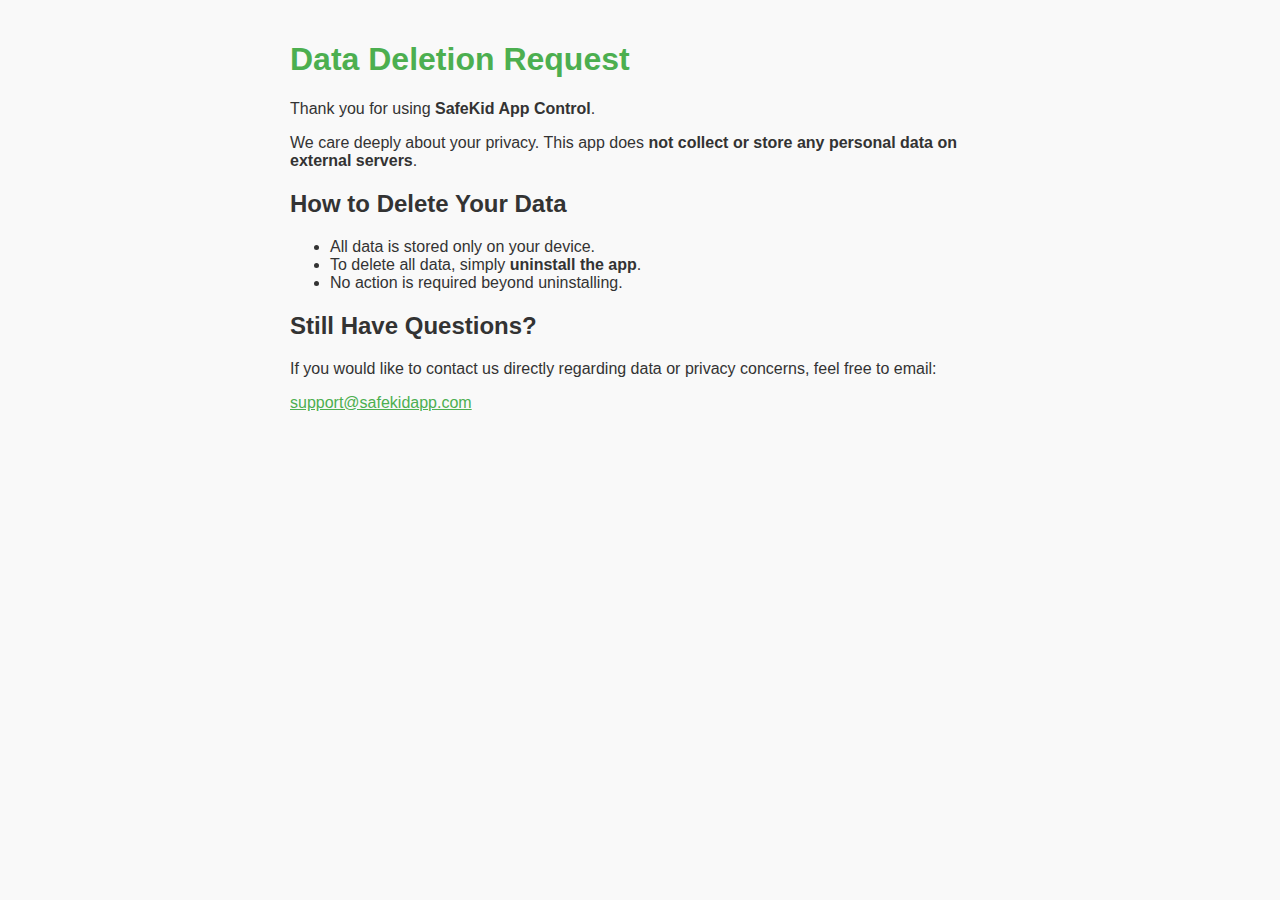
<file: privacy-policy/delete-data-request.html>
<!DOCTYPE html>
<html lang="en">
<head>
  <meta charset="UTF-8" />
  <meta name="viewport" content="width=device-width, initial-scale=1.0"/>
  <title>Data Deletion Request - SafeKid App Control</title>
  <style>
    body {
      font-family: Arial, sans-serif;
      background: #f9f9f9;
      padding: 20px;
      max-width: 700px;
      margin: auto;
      color: #333;
    }
    h1 { color: #4CAF50; }
    a { color: #4CAF50; }
  </style>
</head>
<body>
  <h1>Data Deletion Request</h1>
  <p>Thank you for using <strong>SafeKid App Control</strong>.</p>
  <p>We care deeply about your privacy. This app does <strong>not collect or store any personal data on external servers</strong>.</p>
  <h2>How to Delete Your Data</h2>
  <ul>
    <li>All data is stored only on your device.</li>
    <li>To delete all data, simply <strong>uninstall the app</strong>.</li>
    <li>No action is required beyond uninstalling.</li>
  </ul>
  <h2>Still Have Questions?</h2>
  <p>If you would like to contact us directly regarding data or privacy concerns, feel free to email:</p>
  <p><a href="mailto:support@safekidapp.com">support@safekidapp.com</a></p>
</body>
</html>
</file>
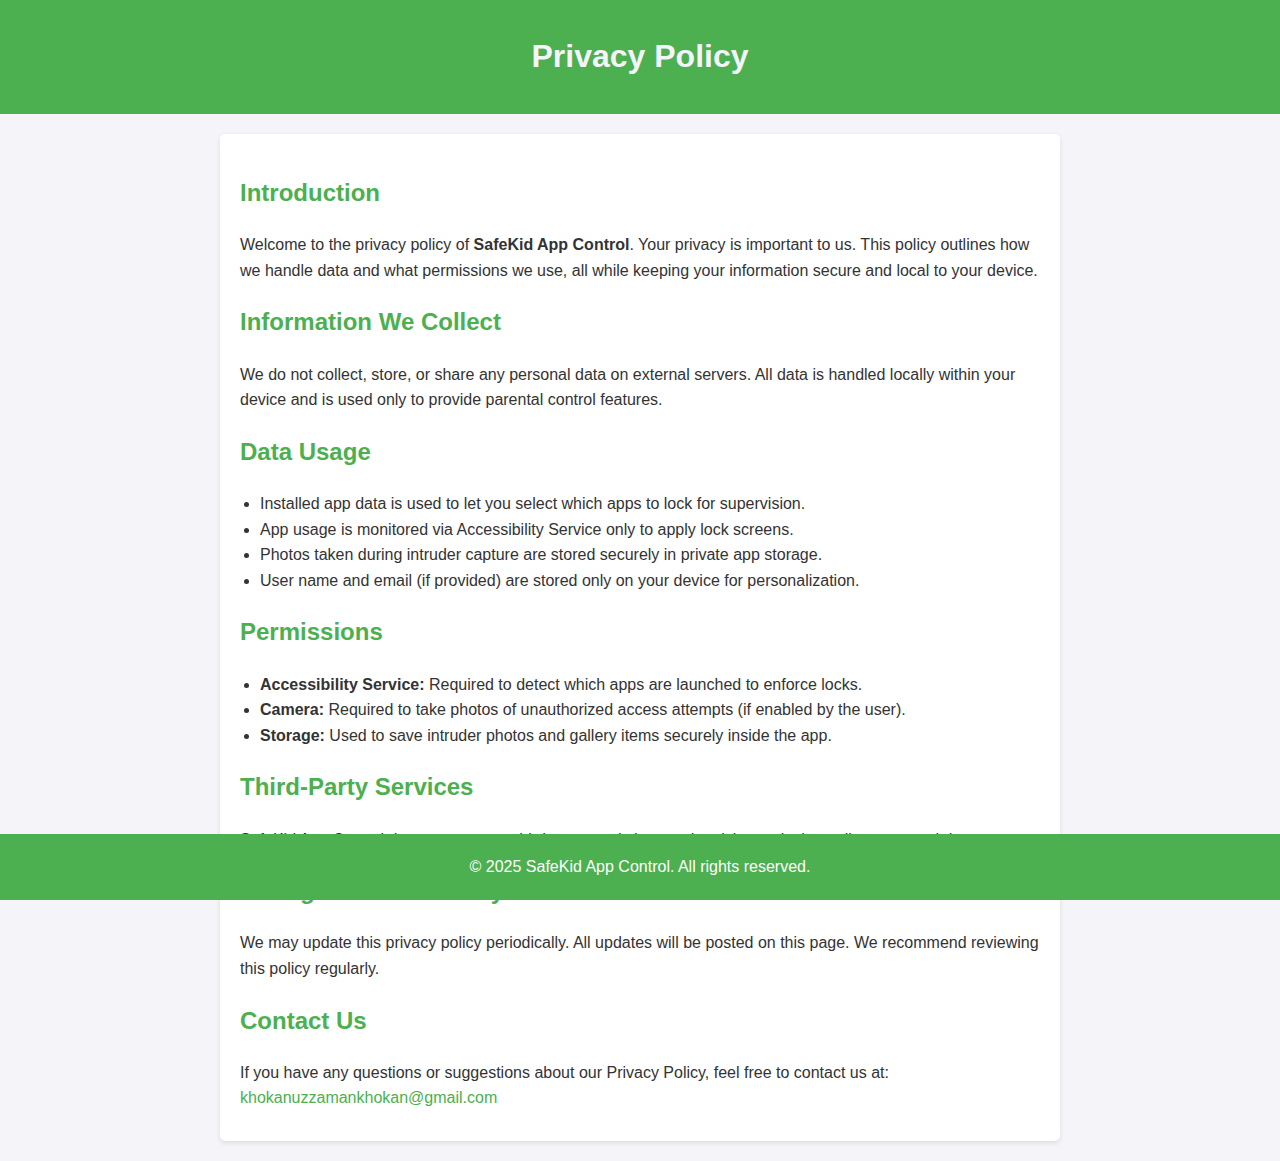
<file: privacy-policy/privacy-policy-lock-app.html>
<!DOCTYPE html>
<html lang="en">
<head>
    <meta charset="UTF-8">
    <meta name="viewport" content="width=device-width, initial-scale=1.0">
    <title>Privacy Policy - SafeKid App Control</title>
    <style>
        body {
            font-family: Arial, sans-serif;
            margin: 0;
            padding: 0;
            background-color: #f4f4f9;
            color: #333;
            line-height: 1.6;
        }

        header {
            background: #4CAF50;
            color: white;
            padding: 10px 20px;
            text-align: center;
        }

        .container {
            max-width: 800px;
            margin: 20px auto;
            padding: 20px;
            background: white;
            border-radius: 5px;
            box-shadow: 0 2px 5px rgba(0, 0, 0, 0.1);
        }

        h1, h2 {
            color: #4CAF50;
        }

        p {
            margin: 10px 0;
        }

        ul {
            padding-left: 20px;
        }

        footer {
            text-align: center;
            padding: 10px 0;
            background: #4CAF50;
            color: white;
            position: fixed;
            bottom: 0;
            width: 100%;
        }

        a {
            color: #4CAF50;
            text-decoration: none;
        }

        a:hover {
            text-decoration: underline;
        }
    </style>
</head>
<body>

<header>
    <h1 style="color: #f4f4f9;">Privacy Policy</h1>
</header>

<div class="container">
    <h2>Introduction</h2>
    <p>Welcome to the privacy policy of <strong>SafeKid App Control</strong>. Your privacy is important to us. This policy outlines how we handle data and what permissions we use, all while keeping your information secure and local to your device.</p>

    <h2>Information We Collect</h2>
    <p>We do not collect, store, or share any personal data on external servers. All data is handled locally within your device and is used only to provide parental control features.</p>

    <h2>Data Usage</h2>
    <ul>
        <li>Installed app data is used to let you select which apps to lock for supervision.</li>
        <li>App usage is monitored via Accessibility Service only to apply lock screens.</li>
        <li>Photos taken during intruder capture are stored securely in private app storage.</li>
        <li>User name and email (if provided) are stored only on your device for personalization.</li>
    </ul>

    <h2>Permissions</h2>
    <ul>
        <li><strong>Accessibility Service:</strong> Required to detect which apps are launched to enforce locks.</li>
        <li><strong>Camera:</strong> Required to take photos of unauthorized access attempts (if enabled by the user).</li>
        <li><strong>Storage:</strong> Used to save intruder photos and gallery items securely inside the app.</li>
    </ul>

    <h2>Third-Party Services</h2>
    <p>SafeKid App Control does not use any third-party analytics or advertising tools that collect personal data.</p>

    <h2>Changes to This Policy</h2>
    <p>We may update this privacy policy periodically. All updates will be posted on this page. We recommend reviewing this policy regularly.</p>

    <h2>Contact Us</h2>
    <p>If you have any questions or suggestions about our Privacy Policy, feel free to contact us at:
        <a href="mailto:khokanuzzamankhokan@gmail.com">khokanuzzamankhokan@gmail.com</a>
    </p>
</div>

<footer>
    <p>&copy; 2025 SafeKid App Control. All rights reserved.</p>
</footer>

</body>
</html>
</file>
